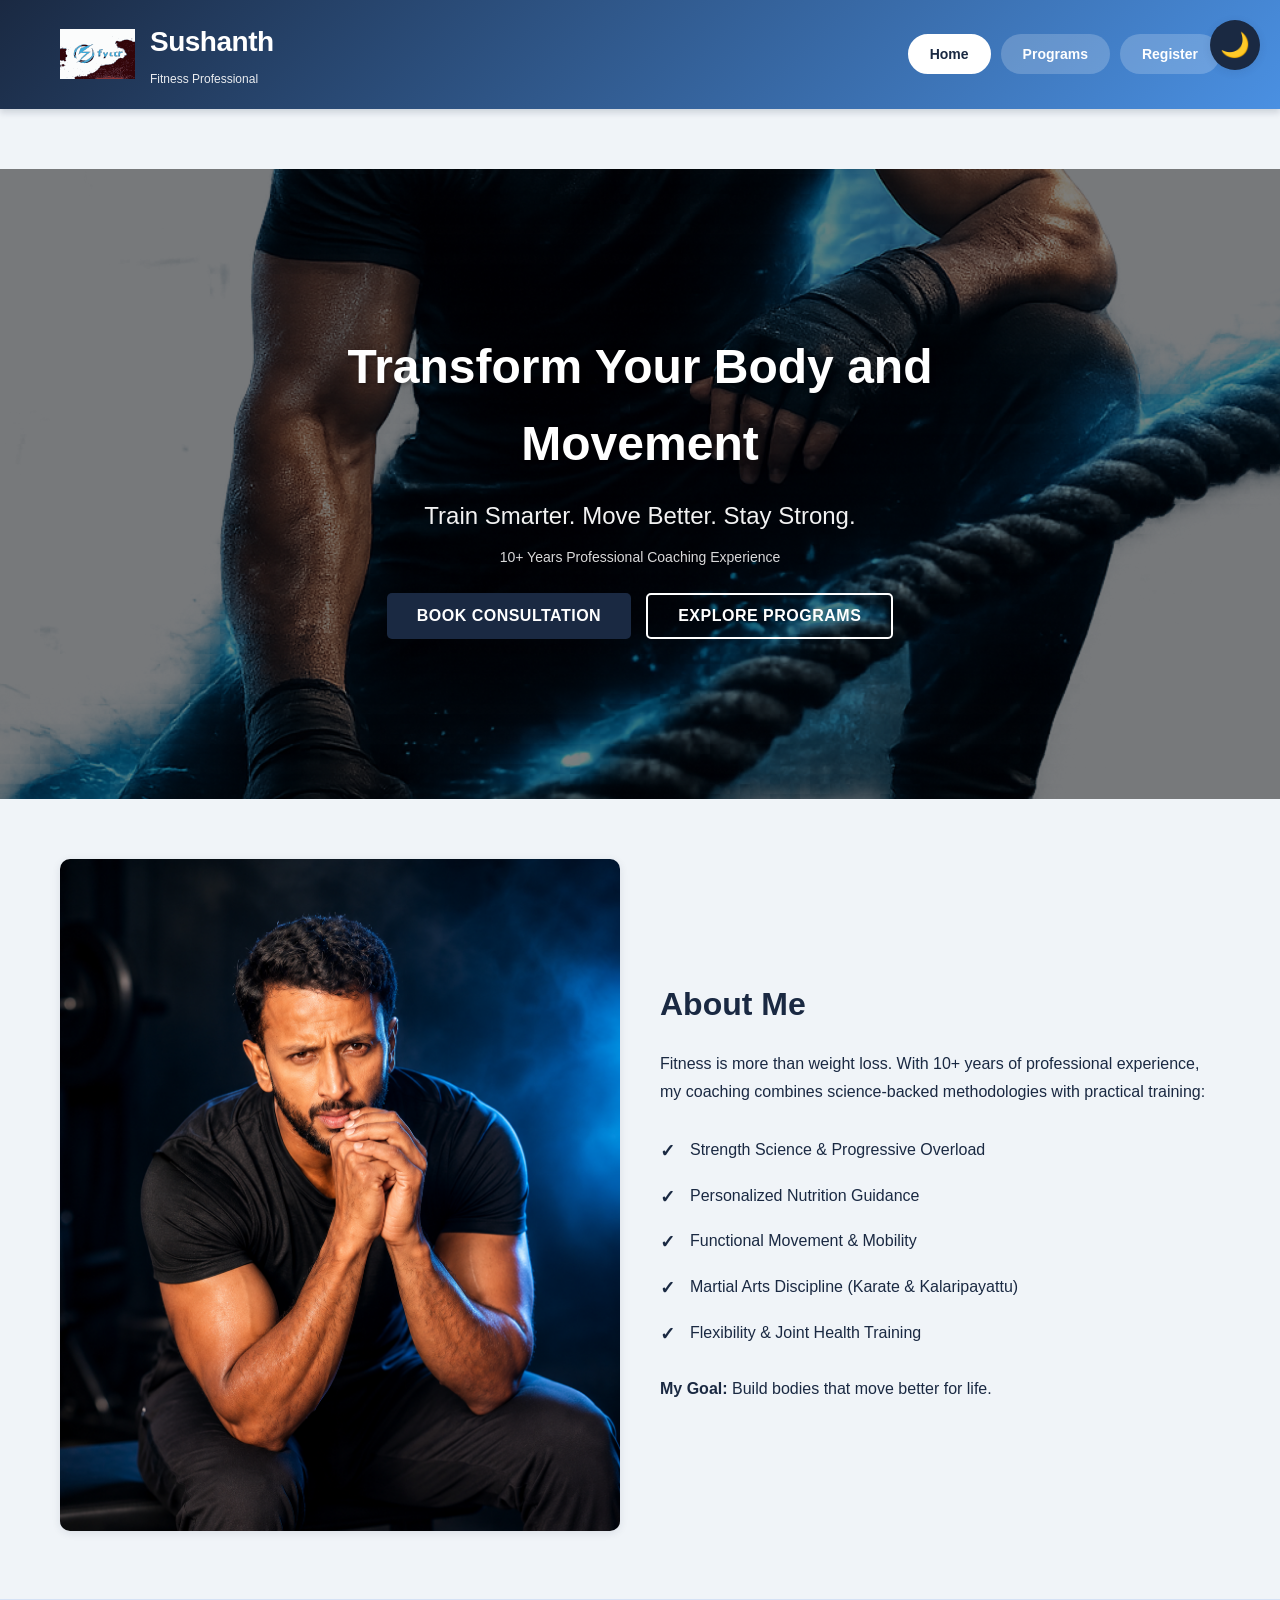
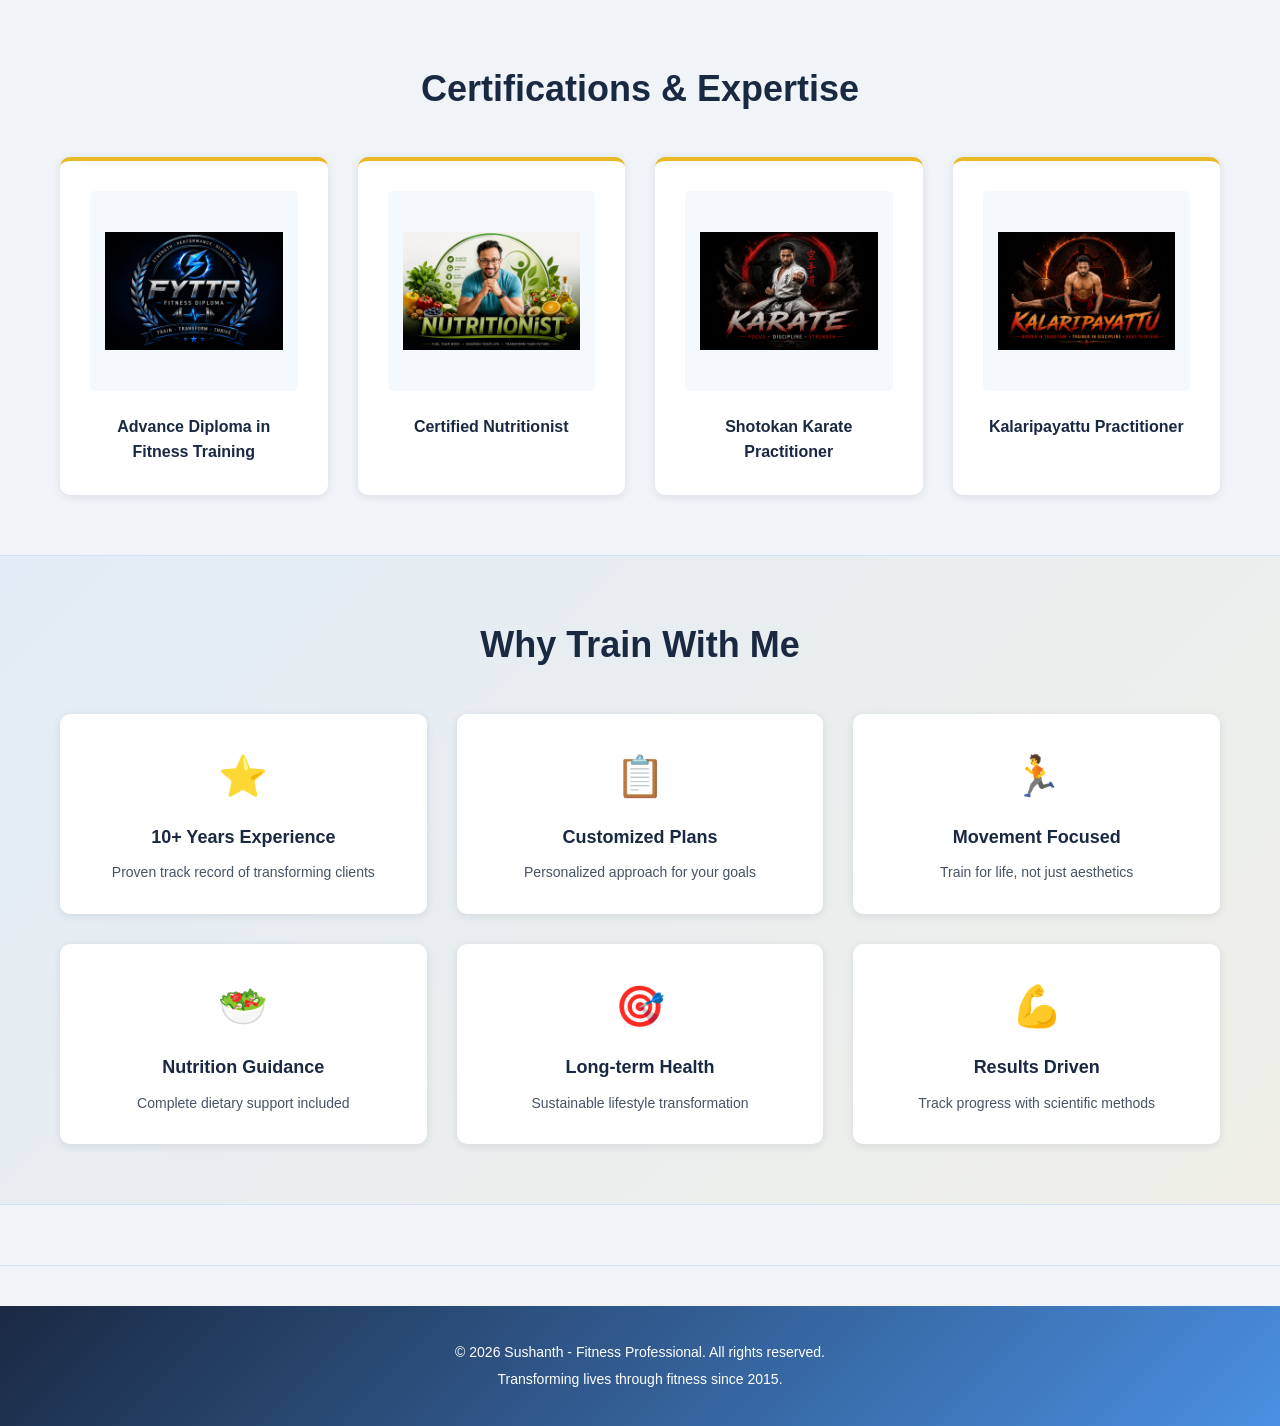
<file: docs/index.html>
<!DOCTYPE html>
<html lang="en">
<head>
    <meta charset="UTF-8">
    <meta name="viewport" content="width=device-width, initial-scale=1.0">
    <title>Sushanth - Fitness Professional</title>
    <link rel="stylesheet" href="css/style.css">
</head>
<body>
    <!-- Theme Toggle -->
    <button id="themeToggle" class="theme-toggle">🌙</button>

    <header>
        <div class="container">
            <div class="logo">
                <img src="images/logo.svg" alt="Sushanth Logo" class="logo-image">
                <div class="logo-text">
                    <h1>Sushanth</h1>
                    <p>Fitness Professional</p>
                </div>
            </div>
            <nav class="tabs">
                <button class="tab-btn active" data-tab="home">Home</button>
                <button class="tab-btn" data-tab="programs">Programs</button>
                <button class="tab-btn" data-tab="register">Register</button>
            </nav>
        </div>
    </header>

    <!-- Home Tab -->
    <section id="home" class="tab-content active">
        <div class="hero">
            <img src="images/hero.jpg" alt="Fitness Hero Image" class="hero-img">
            <div class="hero-overlay"></div>
            <div class="hero-text">
                <h1>Transform Your Body and Movement</h1>
                <p class="subtitle">Train Smarter. Move Better. Stay Strong.</p>
                <p class="experience">10+ Years Professional Coaching Experience</p>
                <div class="hero-buttons">
                    <button class="btn btn-primary" onclick="switchTab('register')">Book Consultation</button>
                    <button class="btn btn-secondary" onclick="switchTab('programs')">Explore Programs</button>
                </div>
            </div>
        </div>

        <section class="about">
            <div class="container">
                <div class="about-grid">
                    <div class="about-image">
                        <img src="images/profile.jpg" alt="Profile Picture">
                    </div>
                    <div class="about-text">
                        <h2>About Me</h2>
                        <p>Fitness is more than weight loss. With 10+ years of professional experience, my coaching combines science-backed methodologies with practical training:</p>
                        <ul class="expertise-list">
                            <li>Strength Science & Progressive Overload</li>
                            <li>Personalized Nutrition Guidance</li>
                            <li>Functional Movement & Mobility</li>
                            <li>Martial Arts Discipline (Karate & Kalaripayattu)</li>
                            <li>Flexibility & Joint Health Training</li>
                        </ul>
                        <p><strong>My Goal:</strong> Build bodies that move better for life.</p>
                    </div>
                </div>
            </div>
        </section>

        <section class="certifications">
            <div class="container">
                <h2>Certifications & Expertise</h2>
                <div class="cert-grid">
                    <div class="cert-card">
                        <img src="images/diploma-logo.png" alt="Advance Diploma in Fitness Training" class="cert-logo">
                        <h3>Advance Diploma in Fitness Training</h3>
                    </div>
                    <div class="cert-card">
                        <img src="images/nutritionist-logo.png" alt="Certified Nutritionist" class="cert-logo">
                        <h3>Certified Nutritionist</h3>
                    </div>
                    <div class="cert-card">
                        <img src="images/karate-logo.png" alt="Shotokan Karate Practitioner" class="cert-logo">
                        <h3>Shotokan Karate Practitioner</h3>
                    </div>
                    <div class="cert-card">
                        <img src="images/kalaripayattu-logo.png" alt="Kalaripayattu Practitioner" class="cert-logo">
                        <h3>Kalaripayattu Practitioner</h3>
                    </div>
                </div>
            </div>
        </section>

        <section class="highlights">
            <div class="container">
                <h2>Why Train With Me</h2>
                <div class="highlights-grid">
                    <div class="highlight-item">
                        <span class="highlight-icon">⭐</span>
                        <h3>10+ Years Experience</h3>
                        <p>Proven track record of transforming clients</p>
                    </div>
                    <div class="highlight-item">
                        <span class="highlight-icon">📋</span>
                        <h3>Customized Plans</h3>
                        <p>Personalized approach for your goals</p>
                    </div>
                    <div class="highlight-item">
                        <span class="highlight-icon">🏃</span>
                        <h3>Movement Focused</h3>
                        <p>Train for life, not just aesthetics</p>
                    </div>
                    <div class="highlight-item">
                        <span class="highlight-icon">🥗</span>
                        <h3>Nutrition Guidance</h3>
                        <p>Complete dietary support included</p>
                    </div>
                    <div class="highlight-item">
                        <span class="highlight-icon">🎯</span>
                        <h3>Long-term Health</h3>
                        <p>Sustainable lifestyle transformation</p>
                    </div>
                    <div class="highlight-item">
                        <span class="highlight-icon">💪</span>
                        <h3>Results Driven</h3>
                        <p>Track progress with scientific methods</p>
                    </div>
                </div>
            </div>
        </section>
    </section>

    <!-- Programs Tab -->
    <section id="programs" class="tab-content">
        <div class="container">
            <h2>Training Programs Offered</h2>
            <p class="section-subtitle">Choose the program that fits your lifestyle and goals</p>
            
            <div class="programs-grid">
                <div class="program-card">
                    <img src="images/programs/program1.jpg" alt="Fat Loss Transformation">
                    <div class="program-content">
                        <h3>Fat Loss Transformation</h3>
                        <p>Intensive 12-week program combining structured nutrition and tailored training</p>
                        <ul>
                            <li>Personalized calorie deficit plan</li>
                            <li>3-4 training sessions per week</li>
                            <li>Weekly nutrition consultation</li>
                            <li>Progress tracking & adjustments</li>
                        </ul>
                    </div>
                </div>

                <div class="program-card">
                    <img src="images/programs/program2.jpg" alt="Strength Training">
                    <div class="program-content">
                        <h3>Strength Training Mastery</h3>
                        <p>Gym-based progressive strength program for muscle building and power</p>
                        <ul>
                            <li>Progressive overload methodology</li>
                            <li>4-5 strength sessions per week</li>
                            <li>Advanced periodization techniques</li>
                            <li>1-on-1 form coaching available</li>
                        </ul>
                    </div>
                </div>

                <div class="program-card">
                    <img src="images/programs/program3.jpg" alt="Home Based Training">
                    <div class="program-content">
                        <h3>Home Based Training</h3>
                        <p>Flexible training with minimal or no equipment required</p>
                        <ul>
                            <li>Bodyweight & resistance band exercises</li>
                            <li>3 sessions per week flexibility</li>
                            <li>Video form checks & corrections</li>
                            <li>Perfect for busy schedules</li>
                        </ul>
                    </div>
                </div>
            </div>

            <div class="movement-section">
                <h2>Movement Training Philosophy</h2>
                <p>Proper training encompasses more than just lifting heavy weights. It includes:</p>
                <div class="movement-grid">
                    <div class="movement-item">
                        <h4>Joint Mobility</h4>
                        <p>Full range of motion exercises for every joint</p>
                    </div>
                    <div class="movement-item">
                        <h4>Functional Movement</h4>
                        <p>Training patterns that apply to real-life activities</p>
                    </div>
                    <div class="movement-item">
                        <h4>Core Control</h4>
                        <p>Stability and strength for injury prevention</p>
                    </div>
                    <div class="movement-item">
                        <h4>Flexibility Training</h4>
                        <p>Maintain mobility and reduce muscle tension</p>
                    </div>
                </div>
            </div>
        </div>
    </section>

    <!-- Register Tab -->
    <section id="register" class="tab-content">
        <div class="container">
            <h2>Get Started Today</h2>
            <p class="section-subtitle">Fill out the form below to register for a consultation</p>

            <div class="form-container">
                <div class="google-form-wrapper">
                    <iframe src="https://docs.google.com/forms/d/e/1FAIpQLSc9txqknA_veAgkSHMy4tXcVxK5I2D3pGelqJg-aTQ57xjqAg/viewform?embedded=true" width="100%" height="1200" frameborder="0" marginheight="0" marginwidth="0">Loading…</iframe>
                </div>

                <div class="contact-info">
                    <h3>Direct Contact</h3>
                    <p><strong>Email:</strong> s.sushanth10@gmail.com</p>
                    <p><strong>Phone:</strong> +91 XXXX XXXX XX</p>
                    <p><strong>WhatsApp:</strong> +91 XXXX XXXX XX</p>
                    <p><strong>Location:</strong> Kannur, Kerala</p>
                </div>
            </div>
        </div>
    </section>

    <footer>
        <div class="container">
            <p>&copy; 2026 Sushanth - Fitness Professional. All rights reserved.</p>
            <p>Transforming lives through fitness since 2015.</p>
        </div>
    </footer>

    <script src="js/script.js"></script>
</body>
</html>
</file>
<file: docs/css/style.css>
/* ===== ROOT & THEME VARIABLES ===== */
:root {
    --primary-color: #1a2942;
    --secondary-color: #4a90e2;
    --accent-color: #e8b923;
    --light-bg: #f0f4f8;
    --dark-bg: #0f1419;
    --light-text: #1a2942;
    --dark-text: #ffffff;
    --border-color: #d4e1f5;
    --shadow: 0 4px 6px rgba(26, 41, 66, 0.15);
    --transition: all 0.3s ease;
    
    /* Light theme defaults */
    --bg-color: var(--light-bg);
    --text-color: var(--light-text);
    --card-bg: #ffffff;
    --card-shadow: 0 2px 8px rgba(26, 41, 66, 0.1);
    --border: var(--border-color);
}

/* Dark Theme */
body.dark-theme {
    --bg-color: var(--dark-bg);
    --text-color: var(--dark-text);
    --card-bg: #1a2942;
    --card-shadow: 0 2px 8px rgba(0, 0, 0, 0.5);
    --border: #2a3f5e;
    --light-bg: #151d2a;
}

/* ===== CSS RESET ===== */
* {
    margin: 0;
    padding: 0;
    box-sizing: border-box;
}

/* ===== GLOBAL STYLES ===== */
html {
    scroll-behavior: smooth;
}

body {
    font-family: 'Segoe UI', Tahoma, Geneva, Verdana, sans-serif;
    line-height: 1.6;
    background-color: var(--bg-color);
    color: var(--text-color);
    transition: var(--transition);
}

.container {
    max-width: 1200px;
    margin: 0 auto;
    padding: 0 20px;
}

/* ===== THEME TOGGLE ===== */
.theme-toggle {
    position: fixed;
    top: 20px;
    right: 20px;
    width: 50px;
    height: 50px;
    border-radius: 50%;
    background: var(--primary-color);
    border: none;
    color: white;
    font-size: 24px;
    cursor: pointer;
    z-index: 2000;
    display: flex;
    align-items: center;
    justify-content: center;
    transition: var(--transition);
    box-shadow: var(--card-shadow);
}

.theme-toggle:hover {
    transform: scale(1.1);
    background: var(--secondary-color);
}

body.dark-theme .theme-toggle::after {
    content: '☀️';
}

/* ===== HEADER & NAVIGATION ===== */
header {
    background: linear-gradient(135deg, var(--primary-color) 0%, var(--secondary-color) 100%);
    color: white;
    padding: 20px 0;
    box-shadow: var(--shadow);
    position: sticky;
    top: 0;
    z-index: 100;
}

header .container {
    display: flex;
    justify-content: space-between;
    align-items: center;
    flex-wrap: wrap;
    gap: 20px;
}

.logo {
    display: flex;
    align-items: center;
    gap: 15px;
}

.logo-image {
    height: 50px;
    width: auto;
    object-fit: contain;
}

.logo-text h1 {
    font-size: 28px;
    margin-bottom: 5px;
    font-weight: 700;
    letter-spacing: -0.5px;
}

.logo-text p {
    font-size: 12px;
    opacity: 0.9;
    font-weight: 500;
}

/* Navigation Tabs */
.tabs {
    display: flex;
    gap: 10px;
    flex-wrap: wrap;
}

.tab-btn {
    background: rgba(255, 255, 255, 0.2);
    border: 2px solid transparent;
    color: white;
    padding: 10px 20px;
    border-radius: 25px;
    cursor: pointer;
    font-size: 14px;
    font-weight: 600;
    transition: var(--transition);
}

.tab-btn:hover {
    background: rgba(255, 255, 255, 0.3);
}

.tab-btn.active {
    background: white;
    color: var(--primary-color);
    border-color: white;
}

/* ===== HERO SECTION ===== */
.hero {
    position: relative;
    height: 70vh;
    display: flex;
    align-items: center;
    justify-content: center;
    overflow: hidden;
}

.hero-img {
    position: absolute;
    width: 100%;
    height: 100%;
    object-fit: cover;
    z-index: 1;
}

.hero-overlay {
    position: absolute;
    width: 100%;
    height: 100%;
    background: rgba(0, 0, 0, 0.5);
    z-index: 2;
}

.hero-text {
    position: relative;
    z-index: 3;
    text-align: center;
    color: white;
    max-width: 700px;
    padding: 40px 20px;
}

.hero-text h1 {
    font-size: 48px;
    margin-bottom: 15px;
    font-weight: 700;
    text-shadow: 2px 2px 4px rgba(0, 0, 0, 0.3);
}

.hero-text .subtitle {
    font-size: 24px;
    margin-bottom: 10px;
    opacity: 0.95;
}

.hero-text .experience {
    font-size: 14px;
    opacity: 0.85;
    margin-bottom: 25px;
}

.hero-buttons {
    display: flex;
    gap: 15px;
    justify-content: center;
    flex-wrap: wrap;
}

/* ===== BUTTONS ===== */
.btn {
    padding: 12px 30px;
    border: none;
    border-radius: 5px;
    font-size: 16px;
    font-weight: 600;
    cursor: pointer;
    transition: var(--transition);
    text-transform: uppercase;
    letter-spacing: 0.5px;
}

.btn-primary {
    background: var(--primary-color);
    color: white;
}

.btn-primary:hover {
    background: #0f1a2f;
    transform: translateY(-2px);
    box-shadow: 0 8px 16px rgba(74, 144, 226, 0.3);
}

.btn-secondary {
    background: transparent;
    color: white;
    border: 2px solid white;
}

.btn-secondary:hover {
    background: white;
    color: var(--primary-color);
}

.btn-large {
    padding: 15px 40px;
    font-size: 18px;
}

/* ===== TAB CONTENT ===== */
.tab-content {
    display: none;
}

.tab-content.active {
    display: block;
    animation: fadeIn 0.5s ease;
}

@keyframes fadeIn {
    from {
        opacity: 0;
    }
    to {
        opacity: 1;
    }
}

/* ===== SECTIONS ===== */
section {
    padding: 60px 0;
    border-bottom: 1px solid var(--border);
}

h2 {
    font-size: 36px;
    margin-bottom: 15px;
    color: var(--text-color);
    text-align: center;
}

.section-subtitle {
    text-align: center;
    font-size: 16px;
    opacity: 0.8;
    margin-bottom: 40px;
}

/* ===== ABOUT SECTION ===== */
.about {
    background: var(--light-bg);
}

.about-grid {
    display: grid;
    grid-template-columns: 1fr 1fr;
    gap: 40px;
    align-items: center;
}

.about-image img {
    width: 100%;
    border-radius: 10px;
    box-shadow: var(--card-shadow);
}

.about-text h2 {
    text-align: left;
    font-size: 32px;
    margin-bottom: 20px;
}

.about-text p {
    margin-bottom: 15px;
    line-height: 1.8;
}

.expertise-list {
    list-style: none;
    margin: 20px 0;
}

.expertise-list li {
    padding: 10px 0;
    padding-left: 30px;
    position: relative;
    font-weight: 500;
}

.expertise-list li::before {
    content: "✓";
    position: absolute;
    left: 0;
    color: var(--primary-color);
    font-weight: bold;
    font-size: 18px;
}

/* ===== CERTIFICATIONS ===== */
.certifications {
    background: var(--bg-color);
}

.cert-grid {
    display: grid;
    grid-template-columns: repeat(auto-fit, minmax(250px, 1fr));
    gap: 30px;
    margin-top: 40px;
}

.cert-card {
    background: var(--card-bg);
    padding: 30px;
    border-radius: 10px;
    box-shadow: var(--card-shadow);
    text-align: center;
    transition: var(--transition);
    border-top: 4px solid var(--accent-color);
}

.cert-card:hover {
    transform: translateY(-5px);
    box-shadow: 0 8px 20px rgba(0, 0, 0, 0.15);
}

.cert-card img {
    width: 100%;
    height: 200px;
    object-fit: cover;
    border-radius: 5px;
    margin-bottom: 15px;
}

.cert-card .cert-logo {
    object-fit: contain;
    padding: 15px;
    background: rgba(74, 144, 226, 0.06);
}

.cert-card h3 {
    font-size: 16px;
    color: var(--text-color);
}

.cert-icon {
    font-size: 48px;
    margin-bottom: 15px;
}

/* ===== HIGHLIGHTS ===== */
.highlights {
    background: linear-gradient(135deg, rgba(74, 144, 226, 0.08) 0%, rgba(232, 185, 35, 0.08) 100%);
}

.highlights-grid {
    display: grid;
    grid-template-columns: repeat(auto-fit, minmax(280px, 1fr));
    gap: 30px;
    margin-top: 40px;
}

.highlight-item {
    background: var(--card-bg);
    padding: 30px;
    border-radius: 10px;
    text-align: center;
    box-shadow: var(--card-shadow);
    transition: var(--transition);
}

.highlight-item:hover {
    transform: translateY(-8px);
    box-shadow: 0 12px 24px rgba(74, 144, 226, 0.2);
}

.highlight-icon {
    font-size: 40px;
    display: block;
    margin-bottom: 15px;
}

.highlight-item h3 {
    font-size: 18px;
    margin-bottom: 10px;
    color: var(--primary-color);
}

.highlight-item p {
    font-size: 14px;
    opacity: 0.8;
}

/* ===== PROGRAMS SECTION ===== */
.programs-grid {
    display: grid;
    grid-template-columns: repeat(auto-fit, minmax(350px, 1fr));
    gap: 30px;
    margin: 40px 0;
}

.program-card {
    background: var(--card-bg);
    border-radius: 10px;
    overflow: hidden;
    box-shadow: var(--card-shadow);
    transition: var(--transition);
    border-top: 4px solid var(--accent-color);
}

.program-card:hover {
    transform: translateY(-10px);
    box-shadow: 0 12px 30px rgba(0, 0, 0, 0.2);
}

.program-card img {
    width: 100%;
    height: 250px;
    object-fit: cover;
}

.program-content {
    padding: 25px;
}

.program-content h3 {
    font-size: 20px;
    margin-bottom: 10px;
    color: var(--primary-color);
}

.program-content p {
    margin-bottom: 15px;
    font-size: 14px;
    opacity: 0.8;
}

.program-content ul {
    list-style: none;
}

.program-content li {
    padding: 8px 0;
    padding-left: 25px;
    position: relative;
    font-size: 14px;
}

.program-content li::before {
    content: "→";
    position: absolute;
    left: 0;
    color: var(--accent-color);
    font-weight: bold;
}

/* ===== MOVEMENT SECTION ===== */
.movement-section {
    margin-top: 60px;
    padding: 40px;
    background: linear-gradient(135deg, rgba(74, 144, 226, 0.08) 0%, rgba(232, 185, 35, 0.08) 100%);
    border-radius: 10px;
}

.movement-section h2 {
    text-align: center;
    margin-bottom: 30px;
}

.movement-grid {
    display: grid;
    grid-template-columns: repeat(auto-fit, minmax(250px, 1fr));
    gap: 20px;
}

.movement-item {
    background: var(--card-bg);
    padding: 20px;
    border-radius: 8px;
    border-left: 4px solid var(--secondary-color);
}

.movement-item h4 {
    color: var(--primary-color);
    margin-bottom: 10px;
    font-size: 16px;
}

.movement-item p {
    font-size: 14px;
    opacity: 0.8;
}

/* ===== FORM SECTION ===== */
.form-container {
    display: grid;
    grid-template-columns: 2fr 1fr;
    gap: 40px;
    margin-top: 40px;
    max-width: 1000px;
    margin-left: auto;
    margin-right: auto;
}

.google-form-wrapper {
    background: var(--card-bg);
    padding: 0;
    border-radius: 10px;
    box-shadow: var(--card-shadow);
    overflow: hidden;
}

.google-form-wrapper iframe {
    border-radius: 10px;
}

/* Contact Info */
.contact-info {
    background: var(--card-bg);
    padding: 30px;
    border-radius: 10px;
    box-shadow: var(--card-shadow);
    border-top: 4px solid var(--secondary-color);
}

.contact-info h3 {
    font-size: 20px;
    margin-bottom: 20px;
    color: var(--secondary-color);
}

.contact-info p {
    margin-bottom: 12px;
    font-size: 14px;
}

.contact-info strong {
    color: var(--primary-color);
}

/* ===== FOOTER ===== */
footer {
    background: linear-gradient(135deg, var(--primary-color) 0%, var(--secondary-color) 100%);
    color: white;
    padding: 30px 0;
    text-align: center;
    margin-top: 40px;
}

footer p {
    margin: 5px 0;
    font-size: 14px;
}

/* ===== RESPONSIVE DESIGN ===== */
@media (max-width: 768px) {
    .hero-text h1 {
        font-size: 32px;
    }

    .hero-text .subtitle {
        font-size: 18px;
    }

    .hero-buttons {
        flex-direction: column;
        gap: 10px;
    }

    .about-grid {
        grid-template-columns: 1fr;
    }

    .about-text h2 {
        text-align: center;
    }

    .tabs {
        order: 3;
        width: 100%;
        justify-content: center;
    }

    header .container {
        flex-direction: column;
        text-align: center;
    }

    .form-container {
        grid-template-columns: 1fr;
    }

    h2 {
        font-size: 28px;
    }

    section {
        padding: 40px 0;
    }
}

@media (max-width: 480px) {
    .hero-text h1 {
        font-size: 24px;
    }

    .hero {
        height: 50vh;
    }

    .tab-btn {
        padding: 8px 15px;
        font-size: 12px;
    }

    .cert-grid {
        grid-template-columns: 1fr;
    }

    .highlights-grid {
        grid-template-columns: 1fr;
    }

    .programs-grid {
        grid-template-columns: 1fr;
    }

    .theme-toggle {
        width: 40px;
        height: 40px;
        font-size: 18px;
    }
}
</file>
